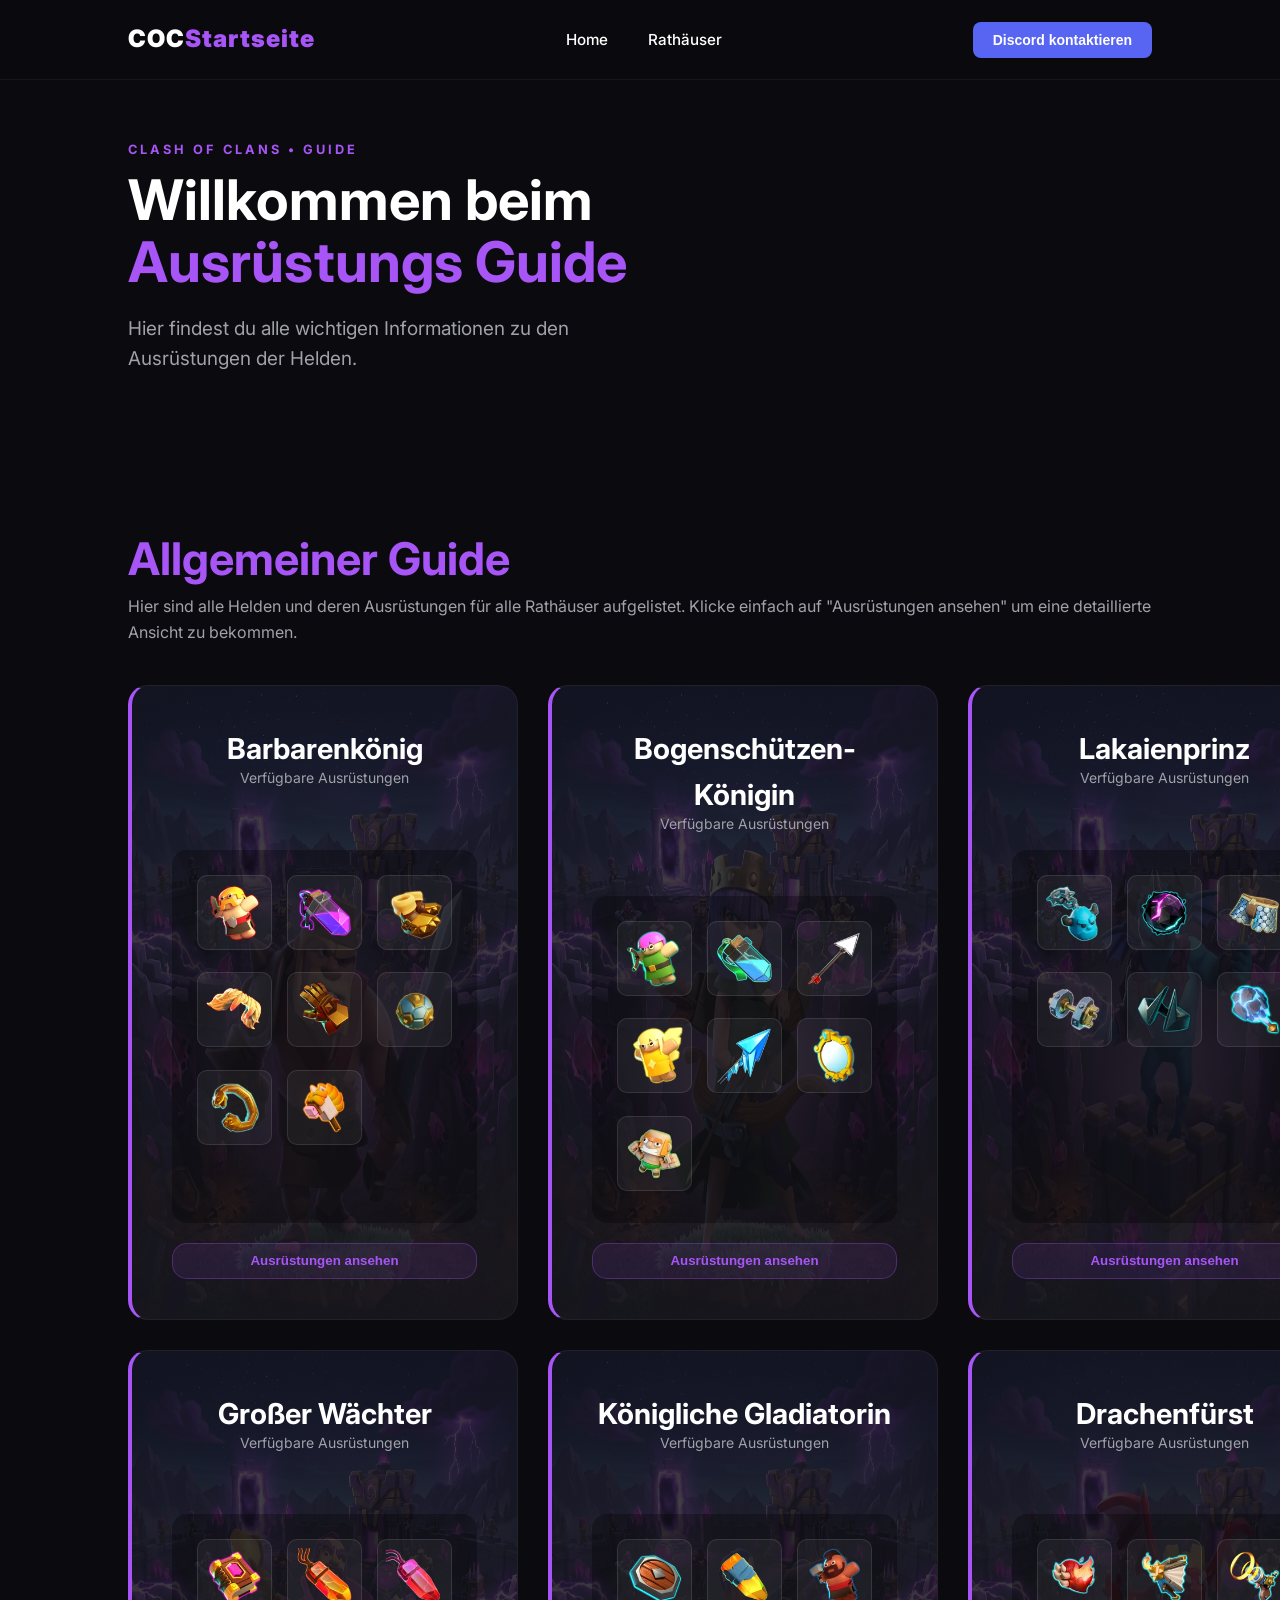
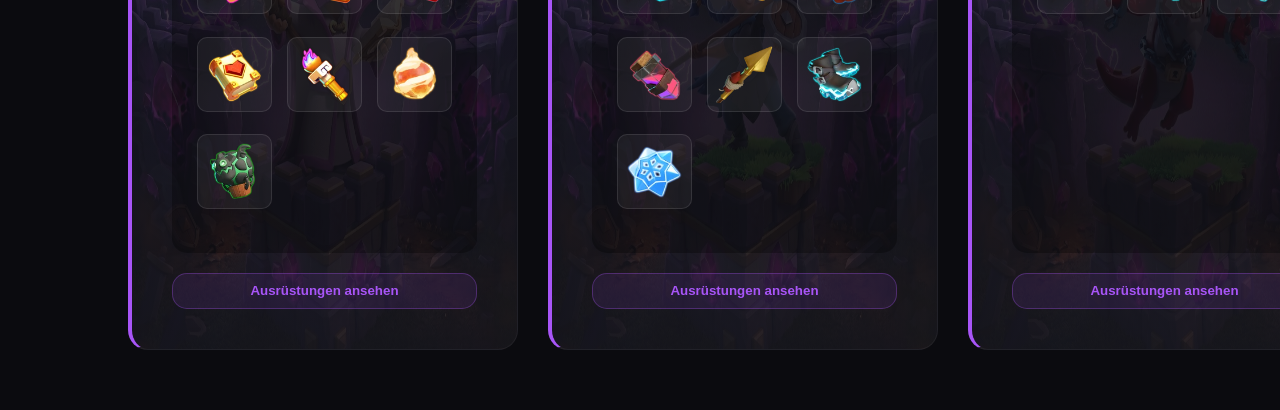
<file: index.html>
<!DOCTYPE html>
<html lang="de">
<head>
    <meta charset="UTF-8">
    <meta name="viewport" content="width=device-width, initial-scale=1.0">
    <title>CoC Ausrüstungen | Home</title>
    <link rel="stylesheet" href="style.css">
    <link href="https://fonts.googleapis.com/css2?family=Inter:wght@400;700;900&display=swap" rel="stylesheet">
</head>
<body>

    <header>
        <nav>
            <a href="index.html" class="logo-link">
                <div class="logo">COC<span>Startseite</span></div>
            </a>
            <ul>
                <li><a href="index.html">Home</a></li>
                <li><a href="pages/Rathauser/index.html">Rathäuser</a></li>
            </ul>
            <a href="https://discord.com/users/1279880896979406930" target="_blank">
                <button class="btn-discord">Discord kontaktieren</button>
            </a>
        </nav>
    </header>

    <main>
        <section class="hero">
            <div class="hero-content">
                <p class="subtitle">CLASH OF CLANS • GUIDE</p>
                <h1>Willkommen beim <br><span class="highlight">Ausrüstungs Guide</span></h1>
                <p class="description">Hier findest du alle wichtigen Informationen zu den Ausrüstungen der Helden.</p>
            </div>
        </section>

        <section class="clan-section">
            <h1>Allgemeiner Guide</h1>
            <p>Hier sind alle Helden und deren Ausrüstungen für alle Rathäuser aufgelistet. Klicke einfach auf "Ausrüstungen ansehen" um eine detaillierte Ansicht zu bekommen.</p>
            <div class="clan-grid" id="clanGrid">
                
                <!-- Karte 1 King -->
                <div class="clan-card card-1">
                    <h3>Barbarenkönig</h3>
                    <p class="clan-tag">Verfügbare Ausrüstungen</p>
                    <div class="clan-stats">
                        <div class="equip-icons">
                            <div class="tooltip-container">
                                <img src="images/King/Barbarian Puppet.png" alt="Barbarenpuppe">
                                <span class="tooltip-text">Barbarenpuppe</span>
                            </div>
                            <div class="tooltip-container">
                                <img src="images/King/Rage Vial.png" alt="Wutflasche">
                                <span class="tooltip-text">Wutflasche</span>
                            </div>
                            <div class="tooltip-container">
                                <img src="images/King/Earthquake Boots.png" alt="Erdbebenstiefel">
                                <span class="tooltip-text">Erdbebenstiefel</span>
                            </div>
                            <div class="tooltip-container">
                                <img src="images/King/Vampstache.png" alt="Vampirschnurrbart">
                                <span class="tooltip-text">Vampirschnurrbart</span>
                            </div>
                            <div class="tooltip-container">
                                <img src="images/King/Giant Gauntlet.png" alt="Riesenhandschuh">
                                <span class="tooltip-text">Riesenhandschuh</span>
                            </div>
                            <div class="tooltip-container">
                                <img src="images/King/Spiky Ball.png" alt="Stachelball">
                                <span class="tooltip-text">Stachelball</span>
                            </div>
                            <div class="tooltip-container">
                                <img src="images/King/Snake Bracelet.png" alt="Schlangenarmband">
                                <span class="tooltip-text">Schlangenarmband</span>
                            </div>
                            <div class="tooltip-container">
                                <img src="images/King/Stick Horse.png" alt="Steckenpferd">
                                <span class="tooltip-text">Steckenpferd</span>
                            </div>
                        </div>
                    </div>
                    <button class="btn-view">Ausrüstungen ansehen</button>
                </div>
                
                <!-- Karte 2 Queen -->
                <div class="clan-card card-2">
                    <h3>Bogenschützen-Königin</h3>
                    <p class="clan-tag">Verfügbare Ausrüstungen</p>
                    <div class="clan-stats">
                        <div class="equip-icons">
                            <div class="tooltip-container">
                                <img src="images/Queen/Archer Puppet.png" alt="Bogenschützinnen-Puppe">
                                <span class="tooltip-text">Bogenschützinnen-Puppe</span>
                            </div>
                            <div class="tooltip-container">
                                <img src="images/Queen/Invisibility Vial.png" alt="Unsichtbarkeitsflasche">
                                <span class="tooltip-text">Unsichtbarkeitsflasche</span>
                            </div>
                            <div class="tooltip-container">
                                <img src="images/Queen/Giant Arrow.png" alt="Riesenpfeil">
                                <span class="tooltip-text">Riesenpfeil</span>
                            </div>
                            <div class="tooltip-container">
                                <img src="images/Queen/Healer Puppet.png" alt="Heilerinnenpuppe">
                                <span class="tooltip-text">Heilerinnenpuppe</span>
                            </div>
                            <div class="tooltip-container">
                                <img src="images/Queen/Frozen Arrow.png" alt="Frostpfeil">
                                <span class="tooltip-text">Frostpfeil</span>
                            </div>
                            <div class="tooltip-container">
                                <img src="images/Queen/Magic Mirror.png" alt="Zauberspiegel">
                                <span class="tooltip-text">Zauberspiegel</span>
                            </div>
                            <div class="tooltip-container">
                                <img src="images/Queen/Action Figure.png" alt="Actionfigur">
                                <span class="tooltip-text">Actionfigur</span>
                            </div>
                        </div>
                    </div>
                    <button class="btn-view">Ausrüstungen ansehen</button>
                </div>

                <!-- Karte 3 Prinz -->
                <div class="clan-card card-3">
                    <h3>Lakaienprinz</h3>
                    <p class="clan-tag">Verfügbare Ausrüstungen</p>
                    <div class="clan-stats">
                        <div class="equip-icons">
                            <div class="tooltip-container">
                                <img src="images/Minion Prince/Henchmen Puppet.png" alt="Schergenpuppe">
                                <span class="tooltip-text">Schergenpuppe</span>
                            </div>
                            <div class="tooltip-container">
                                <img src="images/Minion Prince/Dark Orb.png" alt="Dunkle Sphäre">
                                <span class="tooltip-text">Dunkle Sphäre</span>
                            </div>
                            <div class="tooltip-container">
                                <img src="images/Minion Prince/Metal Pants.png" alt="Metallhose">
                                <span class="tooltip-text">Metallhose</span>
                            </div>
                            <div class="tooltip-container">
                                <img src="images/Minion Prince/Noble Iron.png" alt="Edelhantel">
                                <span class="tooltip-text">Edelhantel</span>
                            </div>
                            <div class="tooltip-container">
                                <img src="images/Minion Prince/Dark Crown.png" alt="Dunkle Krone">
                                <span class="tooltip-text">Dunkle Krone</span>
                            </div>
                            <div class="tooltip-container">
                                <img src="images/Minion Prince/Meteor Staff.png" alt="Meteorstab">
                                <span class="tooltip-text">Meteorstab</span>
                            </div>
                        </div>
                    </div>
                    <button class="btn-view">Ausrüstungen ansehen</button>
                </div>

                <!-- Karte 4 Warden -->
                <div class="clan-card card-4">
                    <h3>Großer Wächter</h3>
                    <p class="clan-tag">Verfügbare Ausrüstungen</p>
                    <div class="clan-stats">
                        <div class="equip-icons">
                            <div class="tooltip-container">
                                <img src="images/Warden/Eternal Tome.png" alt="Ewiger Wälzer">
                                <span class="tooltip-text">Ewiger Wälzer</span>
                            </div>
                            <div class="tooltip-container">
                                <img src="images/Warden/Life Gem.png" alt="Lebensjuwel">
                                <span class="tooltip-text">Lebensjuwel</span>
                            </div>
                            <div class="tooltip-container">
                                <img src="images/Warden/Rage Gem.png" alt="Wutjuwel">
                                <span class="tooltip-text">Wutjuwel</span>
                            </div>
                            <div class="tooltip-container">
                                <img src="images/Warden/Healing Tome.png" alt="Buch der Besserung">
                                <span class="tooltip-text">Buch der Besserung</span>
                            </div>
                            <div class="tooltip-container">
                                <img src="images/Warden/Heroic Torch.png" alt="Heroische Fackel">
                                <span class="tooltip-text">Heroische Fackel</span>
                            </div>
                            <div class="tooltip-container">
                                <img src="images/Warden/Fireball.png" alt="Feuerball">
                                <span class="tooltip-text">Feuerball</span>
                            </div>
                            <div class="tooltip-container">
                                <img src="images/Warden/Lavaloon Puppet.png" alt="Ballonhund-Puppe">
                                <span class="tooltip-text">Ballonhund-Puppe</span>
                            </div>
                        </div>
                    </div>
                    <button class="btn-view">Ausrüstungen ansehen</button>
                </div>

                <!-- Karte 5 Royal Champ -->
                <div class="clan-card card-5">
                    <h3>Königliche Gladiatorin</h3>
                    <p class="clan-tag">Verfügbare Ausrüstungen</p>
                    <div class="clan-stats">
                        <div class="equip-icons">
                            <div class="tooltip-container">
                                <img src="images/Royal Champ/Seeking Shield.png" alt="Zielsuchender Schild">
                                <span class="tooltip-text">Zielsuchender Schild</span>
                            </div>
                            <div class="tooltip-container">
                                <img src="images/Royal Champ/Royal Gem.png" alt="Königliches Juwel">
                                <span class="tooltip-text">Königliches Juwel</span>
                            </div>
                            <div class="tooltip-container">
                                <img src="images/Royal Champ/Hog Rider Puppet.png" alt="Schweinereiter-Puppe">
                                <span class="tooltip-text">Schweinereiter-Puppe</span>
                            </div>
                            <div class="tooltip-container">
                                <img src="images/Royal Champ/Haste Vial.png" alt="Tempoflasche">
                                <span class="tooltip-text">Tempoflasche</span>
                            </div>
                            <div class="tooltip-container">
                                <img src="images/Royal Champ/Rocket Spear.png" alt="Raketenspeer">
                                <span class="tooltip-text">Raketenspeer</span>
                            </div>
                            <div class="tooltip-container">
                                <img src="images/Royal Champ/Electro Boots.png" alt="Elektrostiefel">
                                <span class="tooltip-text">Elektrostiefel</span>
                            </div>
                            <div class="tooltip-container">
                                <img src="images/Royal Champ/Frost Flake.png" alt="Frostflocke">
                                <span class="tooltip-text">Frostflocke</span>
                            </div>
                        </div>
                    </div>
                    <button class="btn-view">Ausrüstungen ansehen</button>
                </div>

                <!-- Karte 6 Duke -->
                <div class="clan-card card-6">
                    <h3>Drachenfürst</h3>
                    <p class="clan-tag">Verfügbare Ausrüstungen</p>
                    <div class="clan-stats">
                        <div class="equip-icons">
                            <div class="tooltip-container">
                                <img src="images/Duke/Fire Heart.png" alt="Feuerherz">
                                <span class="tooltip-text">Feuerherz</span>
                            </div>
                            <div class="tooltip-container">
                                <img src="images/Duke/Flame Blower.png" alt="Flammengebläse">
                                <span class="tooltip-text">Flammengebläse</span>
                            </div>
                            <div class="tooltip-container">
                                <img src="images/Duke/Stun Blaster.png" alt="Betäubungs-Blaster">
                                <span class="tooltip-text">Betäubungs-Blaster</span>
                            </div>
                        </div>
                    </div>
                    <button class="btn-view">Ausrüstungen ansehen</button>
                </div>

            </div>
        </section>
    </main>

    <script src="script.js"></script>
</body>
</html>
</file>
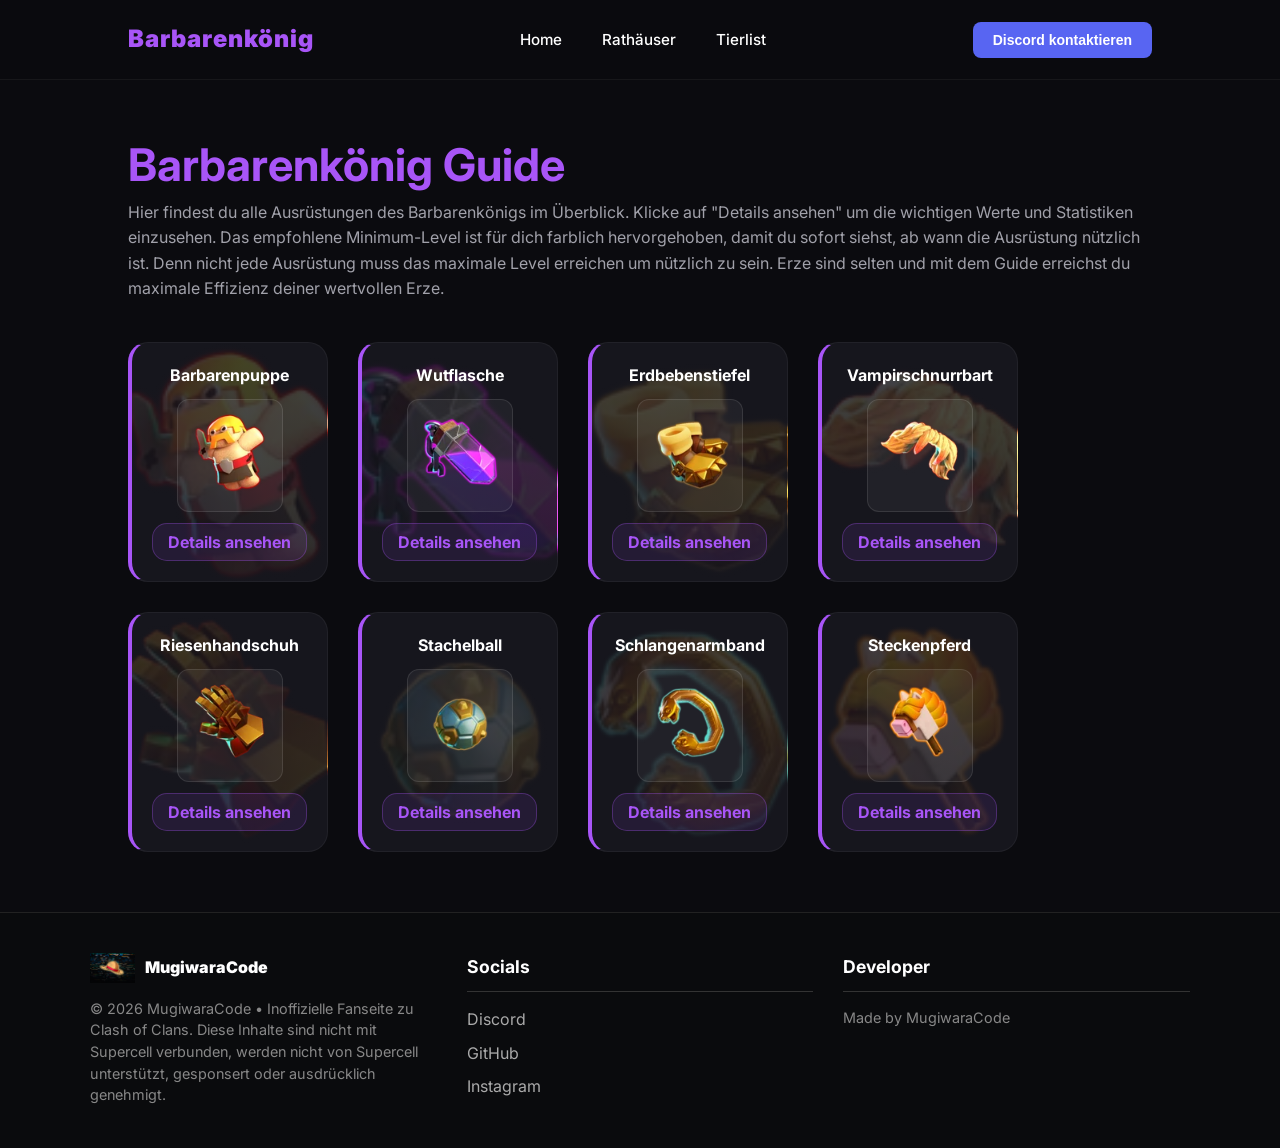
<file: pages/KingAusrustung/index.html>
<!DOCTYPE html>
<html lang="de">
<head>
    <meta charset="UTF-8">
    <meta name="viewport" content="width=device-width, initial-scale=1.0">
    <title>CoC Ausrüstungen | King</title>
    <link rel="icon" type="image/png" href="../../images/Hero EQ.png">
    <link rel="stylesheet" href="../../style.css">
    <link href="https://fonts.googleapis.com/css2?family=Inter:wght@400;700;900&display=swap" rel="stylesheet">
</head>
<body>

<header>
    <nav>
        <a href="../../index.html" class="logo-link">
            <div class="logo"><span>Barbarenkönig</span></div>
        </a>
        <ul>
            <li><a href="../../index.html">Home</a></li>
            <li><a href="../Rathauser/index.html">Rathäuser</a></li>
            <li><a href="#">Tierlist</a></li>
        </ul>
        <a href="https://discord.com/users/1279880896979406930" target="_blank">
            <button class="btn-discord">Discord kontaktieren</button>
        </a>
    </nav>
</header>

    <main>
        <section class="clan-section">
            <h1>Barbarenkönig Guide</h1>
            <p>Hier findest du alle Ausrüstungen des Barbarenkönigs im Überblick. Klicke auf "Details ansehen" um die wichtigen Werte und Statistiken einzusehen. 
                Das empfohlene Minimum-Level ist für dich farblich hervorgehoben, damit du sofort siehst, ab wann die Ausrüstung nützlich ist. Denn nicht jede Ausrüstung muss das maximale
                Level erreichen um nützlich zu sein. Erze sind selten und mit dem Guide erreichst du maximale Effizienz deiner wertvollen Erze.
            </p>
            
        <div class="singleeq-grid">
            <!-- Karte 1 Barbarenpuppe -->
            <div class="singleeq-card cardsingleeq-1">
                <h4>Barbarenpuppe</h4>
                <div class="singleeq-icons">
                    <div class="tooltipsingleeq-container">
                        <img src="../../images/King/Barbarian Puppet.png" alt="Barbarenpuppe">
                        <span class="tooltipsingleeq-text">Barbarenpuppe</span>
                    </div>
                </div>
                <a href="#" class="btn-view open-equip-modal" data-hero="barbarian_king" data-equip="barbarian_puppet">Details ansehen</a>
            </div>

            <!-- Karte 2 Wutflasche -->
            <div class="singleeq-card cardsingleeq-2">
                <h4>Wutflasche</h4>
                <div class="singleeq-icons">
                    <div class="tooltipsingleeq-container">
                        <img src="../../images/King/Rage Vial.png" alt="Wutflasche">
                        <span class="tooltipsingleeq-text">Wutflasche</span>
                    </div>
                </div>
                <a href="#" class="btn-view open-equip-modal" data-hero="barbarian_king" data-equip="rage_vial">Details ansehen</a>
            </div>

            <!-- Karte 3 Erdbebenstiefel -->
            <div class="singleeq-card cardsingleeq-3">
                <h4>Erdbebenstiefel</h4>
                <div class="singleeq-icons">
                    <div class="tooltipsingleeq-container">
                        <img src="../../images/King/Earthquake Boots.png" alt="Erdbebenstiefel">
                        <span class="tooltipsingleeq-text">Erdbebenstiefel</span>
                    </div>
                </div>
                <a href="#" class="btn-view open-equip-modal" data-hero="barbarian_king" data-equip="earthquake_boots">Details ansehen</a>
            </div>

            <!-- Karte 4 Vampirschnurrbart -->
            <div class="singleeq-card cardsingleeq-4">
                <h4>Vampirschnurrbart</h4>
                <div class="singleeq-icons">
                    <div class="tooltipsingleeq-container">
                        <img src="../../images/King/Vampstache.png" alt="Vampirschnurrbart">
                        <span class="tooltipsingleeq-text">Vampirschnurrbart</span>
                    </div>
                </div>
                <a href="#" class="btn-view open-equip-modal" data-hero="barbarian_king" data-equip="vampstache">Details ansehen</a>
            </div>

            <!-- Karte 5 Riesenhandschuh -->
            <div class="singleeq-card cardsingleeq-5">
                <h4>Riesenhandschuh</h4>
                <div class="singleeq-icons">
                    <div class="tooltipsingleeq-container">
                        <img src="../../images/King/Giant Gauntlet.png" alt="Riesenhandschuh">
                        <span class="tooltipsingleeq-text">Riesenhandschuh</span>
                    </div>
                </div>
                <a href="#" class="btn-view open-equip-modal" data-hero="barbarian_king" data-equip="giant_gauntlet">Details ansehen</a>
            </div>

            <!-- Karte 6 Stachelball -->
            <div class="singleeq-card cardsingleeq-6">
                <h4>Stachelball</h4>
                <div class="singleeq-icons">
                    <div class="tooltipsingleeq-container">
                        <img src="../../images/King/Spiky Ball.png" alt="Stachelball">
                        <span class="tooltipsingleeq-text">Stachelball</span>
                    </div>
                </div>
                <a href="#" class="btn-view open-equip-modal" data-hero="barbarian_king" data-equip="spiky_ball">Details ansehen</a>
            </div>

            <!-- Karte 7 Schlangenarmband -->
            <div class="singleeq-card cardsingleeq-7">
                <h4>Schlangenarmband</h4>
                <div class="singleeq-icons">
                    <div class="tooltipsingleeq-container">
                        <img src="../../images/King/Snake Bracelet.png" alt="Schlangenarmband">
                        <span class="tooltipsingleeq-text">Schlangenarmband</span>
                    </div>
                </div>
                <a href="#" class="btn-view open-equip-modal" data-hero="barbarian_king" data-equip="snake_bracelet">Details ansehen</a>
            </div>

            <!-- Karte 8 Steckenpferd -->
            <div class="singleeq-card cardsingleeq-8">
                <h4>Steckenpferd</h4>
                <div class="singleeq-icons">
                    <div class="tooltipsingleeq-container">
                        <img src="../../images/King/Stick Horse.png" alt="Steckenpferd">
                        <span class="tooltipsingleeq-text">Steckenpferd</span>
                    </div>
                </div>
                <a href="#" class="btn-view open-equip-modal" data-hero="barbarian_king" data-equip="stick_horse">Details ansehen</a>
            </div>
        </div>
        </section>
    </main>

    <!-- Das Modal -->
    <div id="equipmentModal" class="modal">
        <div class="modal-content">
            <span class="close-modal">&times;</span>
            <div id="modalData"></div>
        </div>
    </div>

    <!-- Footer Bereich -->
    <footer class="main-footer">
    <div class="footer-container">
        <div class="footer-section branding">
            <div class="footer-logo">
                <img src="../../images/MugiwaraCode.png" alt="Mugiwara Logo">
                <span>MugiwaraCode</span>
            </div>
            <p>© 2026 MugiwaraCode • Inoffizielle Fanseite zu Clash of Clans. Diese Inhalte sind nicht mit Supercell verbunden, werden nicht von Supercell unterstützt, 
                gesponsert oder ausdrücklich genehmigt.</p>
        </div>

        <div class="footer-section links">
            <h3>Socials</h3>
            <ul>
                <li><a href="https://discord.com/users/1279880896979406930" target="_blank">Discord</a></li>
                <li><a href="https://github.com/MugiwaraCoding" target="_blank">GitHub</a></li>
                <li><a href="#">Instagram</a></li>
            </ul>
        </div>

        <div class="footer-section developer">
            <h3>Developer</h3>
            <p>Made by MugiwaraCode</p>
        </div>
    </div>
</footer>

    <script src="../../script.js"></script>
</body>
</html>
</file>
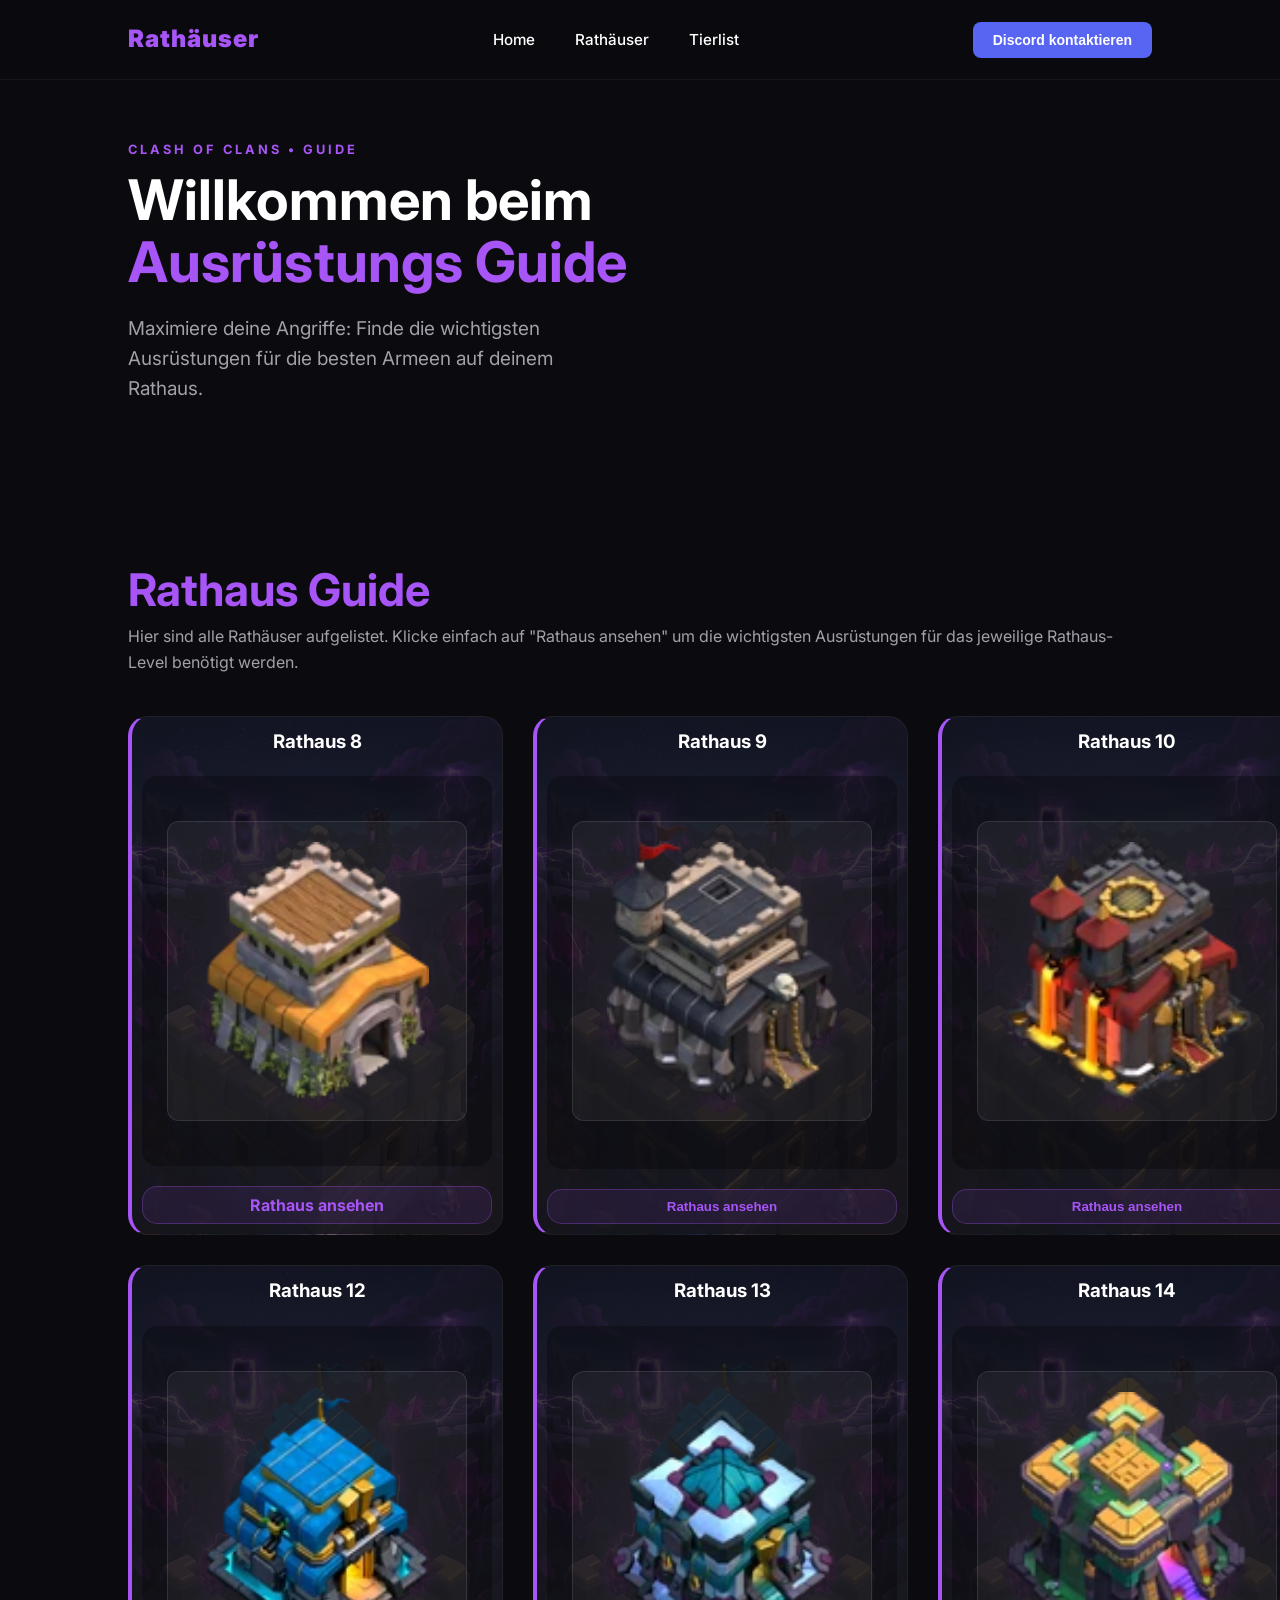
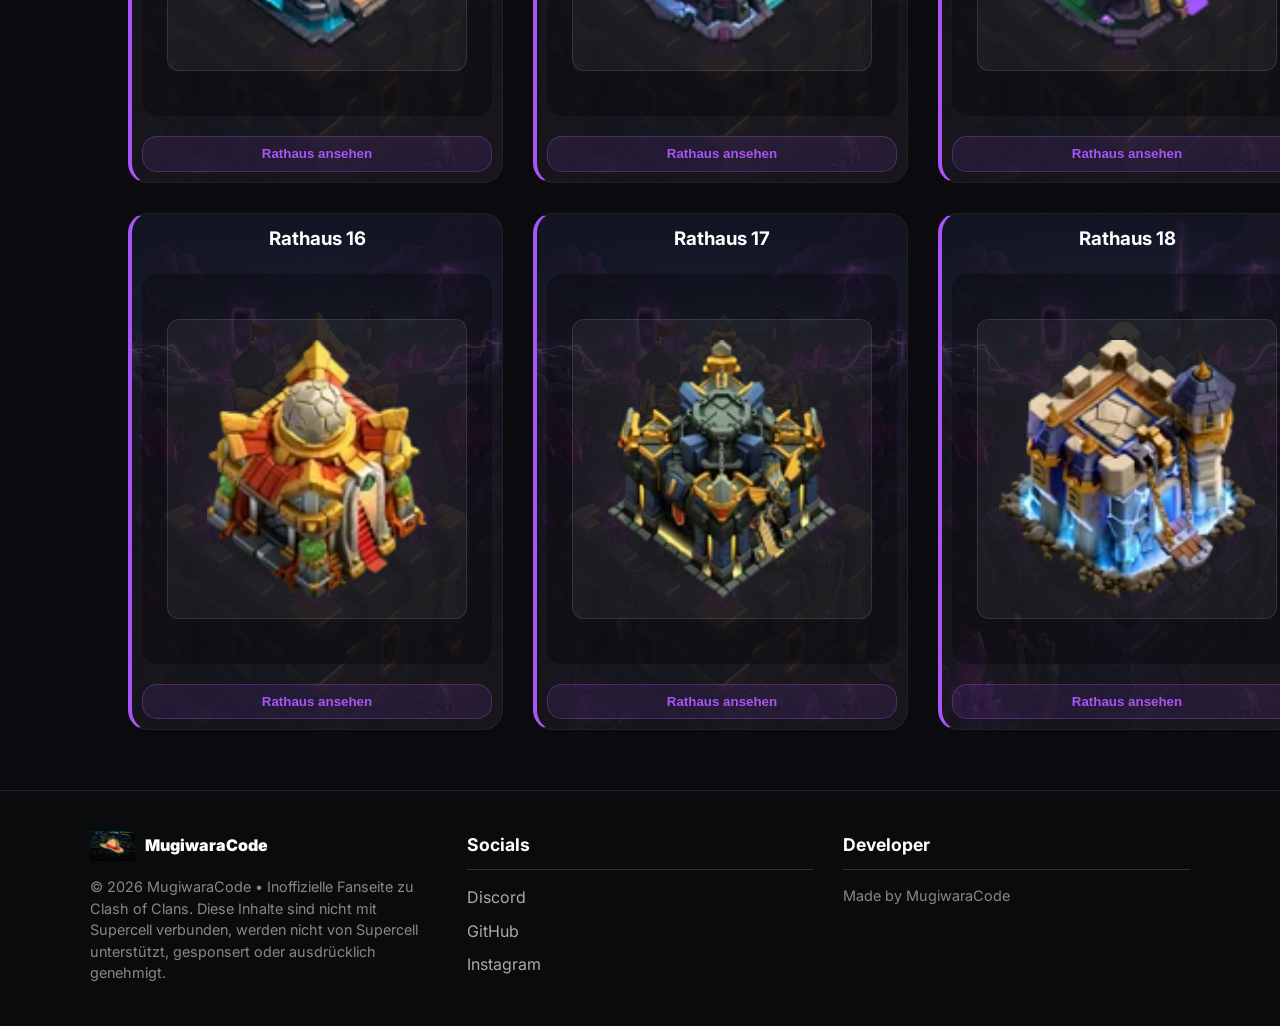
<file: pages/Rathauser/index.html>
<!DOCTYPE html>
<html lang="de">
<head>
    <meta charset="UTF-8">
    <meta name="viewport" content="width=device-width, initial-scale=1.0">
    <title>CoC Ausrüstungen | Rathäuser</title>
    <link rel="icon" type="image/png" href="../../images/Hero EQ.png">
    <link rel="stylesheet" href="../../style.css">
    <link href="https://fonts.googleapis.com/css2?family=Inter:wght@400;700;900&display=swap" rel="stylesheet">
</head>
<body>

    <header>
        <nav>
            <a href="../../index.html" class="logo-link">
                <div class="logo"><span>Rathäuser</span></div>
            </a>
            <ul>
                <li><a href="../../index.html">Home</a></li>
                <li><a href="index.html">Rathäuser</a></li>
                <li><a href="#">Tierlist</a></li>
            </ul>
            <a href="https://discord.com/users/1279880896979406930" target="_blank">
                <button class="btn-discord">Discord kontaktieren</button>
            </a>
        </nav>
    </header>

    <main>
        <section class="hero">
            <div class="hero-content">
                <p class="subtitle">CLASH OF CLANS • GUIDE</p>
                <h1>Willkommen beim <br><span class="highlight">Ausrüstungs Guide</span></h1>
                <p class="description">Maximiere deine Angriffe: Finde die wichtigsten Ausrüstungen für die besten Armeen auf deinem Rathaus.</p>
            </div>
        </section>

        <section class="clan-section">
            <h1>Rathaus Guide</h1>
            <p>Hier sind alle Rathäuser aufgelistet. Klicke einfach auf "Rathaus ansehen" um die wichtigsten Ausrüstungen für das jeweilige Rathaus-Level benötigt werden.</p>
            <div class="rathaus-grid" id="rathausGrid">
                
                <!-- Karte 1 RH-8 -->
                <div class="rathaus-card cardrh-8">
                    <h3>Rathaus 8</h3>
                    <!-- <p class="rathaus-tag">Verfügbare Ausrüstungen</p> -->
                    <div class="rathaus-stats">
                        <div class="rathaus-icons">
                            <div class="tooltiprathaus-container">
                                <img src="../../images/Rathausbilder/RH8.png" alt="RH8">
                                <span class="tooltiprathaus-text">Rathaus 8</span>
                            </div>                           
                        </div>
                    </div>
                    <a href="../../pages/Rathauser/RH8/index.html" class="btn-view">Rathaus ansehen</a>
                </div>
                
                <!-- Karte 2 RH-9 -->
                <div class="rathaus-card cardrh-9">
                    <h3>Rathaus 9</h3>
                    <!-- <p class="rathaus-tag">Verfügbare Ausrüstungen</p> -->
                    <div class="rathaus-stats">
                        <div class="rathaus-icons">
                            <div class="tooltiprathaus-container">
                                <img src="../../images/Rathausbilder/RH9.png" alt="RH9">
                                <span class="tooltiprathaus-text">Rathaus 9</span>
                            </div>                           
                        </div>
                    </div>
                    <button class="btn-view">Rathaus ansehen</button>
                </div>

                <!-- Karte 3 RH-10 -->
                <div class="rathaus-card cardrh-10">
                    <h3>Rathaus 10</h3>
                    <!-- <p class="rathaus-tag">Verfügbare Ausrüstungen</p> -->
                    <div class="rathaus-stats">
                        <div class="rathaus-icons">
                            <div class="tooltiprathaus-container">
                                <img src="../../images/Rathausbilder/RH10.png" alt="RH10">
                                <span class="tooltiprathaus-text">Rathaus 10</span>
                            </div>                           
                        </div>
                    </div>
                    <button class="btn-view">Rathaus ansehen</button>
                </div>

                <!-- Karte 4 RH-11 -->
                <div class="rathaus-card cardrh-11">
                    <h3>Rathaus 11</h3>
                    <!-- <p class="rathaus-tag">Verfügbare Ausrüstungen</p> -->
                    <div class="rathaus-stats">
                        <div class="rathaus-icons">
                            <div class="tooltiprathaus-container">
                                <img src="../../images/Rathausbilder/RH11.png" alt="RH11">
                                <span class="tooltiprathaus-text">Rathaus 11</span>
                            </div>                           
                        </div>
                    </div>
                    <button class="btn-view">Rathaus ansehen</button>
                </div>

                <!-- Karte 5 RH-12 -->
                <div class="rathaus-card cardrh-12">
                    <h3>Rathaus 12</h3>
                    <!-- <p class="rathaus-tag">Verfügbare Ausrüstungen</p> -->
                    <div class="rathaus-stats">
                        <div class="rathaus-icons">
                            <div class="tooltiprathaus-container">
                                <img src="../../images/Rathausbilder/RH12.png" alt="RH12">
                                <span class="tooltiprathaus-text">Rathaus 12</span>
                            </div>                           
                        </div>
                    </div>
                    <button class="btn-view">Rathaus ansehen</button>
                </div>

                <!-- Karte 6 RH-13 -->
                <div class="rathaus-card cardrh-12">
                    <h3>Rathaus 13</h3>
                    <!-- <p class="rathaus-tag">Verfügbare Ausrüstungen</p> -->
                    <div class="rathaus-stats">
                        <div class="rathaus-icons">
                            <div class="tooltiprathaus-container">
                                <img src="../../images/Rathausbilder/RH13.png" alt="RH13">
                                <span class="tooltiprathaus-text">Rathaus 13</span>
                            </div>                           
                        </div>
                    </div>
                    <button class="btn-view">Rathaus ansehen</button>
                </div>

                <!-- Karte 7 RH-14 -->
                <div class="rathaus-card cardrh-14">
                    <h3>Rathaus 14</h3>
                    <!-- <p class="rathaus-tag">Verfügbare Ausrüstungen</p> -->
                    <div class="rathaus-stats">
                        <div class="rathaus-icons">
                            <div class="tooltiprathaus-container">
                                <img src="../../images/Rathausbilder/RH14.png" alt="RH14">
                                <span class="tooltiprathaus-text">Rathaus 14</span>
                            </div>                           
                        </div>
                    </div>
                    <button class="btn-view">Rathaus ansehen</button>
                </div>

                <!-- Karte 8 RH-15 -->
                <div class="rathaus-card cardrh-15">
                    <h3>Rathaus 15</h3>
                    <!-- <p class="rathaus-tag">Verfügbare Ausrüstungen</p> -->
                    <div class="rathaus-stats">
                        <div class="rathaus-icons">
                            <div class="tooltiprathaus-container">
                                <img src="../../images/Rathausbilder/RH15.png" alt="RH15">
                                <span class="tooltiprathaus-text">Rathaus 15</span>
                            </div>                           
                        </div>
                    </div>
                    <button class="btn-view">Rathaus ansehen</button>
                </div>

                <!-- Karte 9 RH-16 -->
                <div class="rathaus-card cardrh-16">
                    <h3>Rathaus 16</h3>
                    <!-- <p class="rathaus-tag">Verfügbare Ausrüstungen</p> -->
                    <div class="rathaus-stats">
                        <div class="rathaus-icons">
                            <div class="tooltiprathaus-container">
                                <img src="../../images/Rathausbilder/RH16.png" alt="RH16">
                                <span class="tooltiprathaus-text">Rathaus 16</span>
                            </div>                           
                        </div>
                    </div>
                    <button class="btn-view">Rathaus ansehen</button>
                </div>

                <!-- Karte 10 RH-17 -->
                <div class="rathaus-card cardrh-17">
                    <h3>Rathaus 17</h3>
                    <!-- <p class="rathaus-tag">Verfügbare Ausrüstungen</p> -->
                    <div class="rathaus-stats">
                        <div class="rathaus-icons">
                            <div class="tooltiprathaus-container">
                                <img src="../../images/Rathausbilder/RH17.png" alt="RH17">
                                <span class="tooltiprathaus-text">Rathaus 17</span>
                            </div>                           
                        </div>
                    </div>
                    <button class="btn-view">Rathaus ansehen</button>
                </div>

                <!-- Karte 11 RH-18 -->
                <div class="rathaus-card cardrh-18">
                    <h3>Rathaus 18</h3>
                    <!-- <p class="rathaus-tag">Verfügbare Ausrüstungen</p> -->
                    <div class="rathaus-stats">
                        <div class="rathaus-icons">
                            <div class="tooltiprathaus-container">
                                <img src="../../images/Rathausbilder/RH18.png" alt="RH18">
                                <span class="tooltiprathaus-text">Rathaus 18</span>
                            </div>                           
                        </div>
                    </div>
                    <button class="btn-view">Rathaus ansehen</button>
                </div>

            </div>
        </section>
    </main>

    <!-- Footer Bereich -->
    <footer class="main-footer">
    <div class="footer-container">
        <div class="footer-section branding">
            <div class="footer-logo">
                <img src="../../images/MugiwaraCode.png" alt="Mugiwara Logo">
                <span>MugiwaraCode</span>
            </div>
            <p>© 2026 MugiwaraCode • Inoffizielle Fanseite zu Clash of Clans. Diese Inhalte sind nicht mit Supercell verbunden, werden nicht von Supercell unterstützt, 
                gesponsert oder ausdrücklich genehmigt.</p>
        </div>

        <div class="footer-section links">
            <h3>Socials</h3>
            <ul>
                <li><a href="https://discord.com/users/1279880896979406930" target="_blank">Discord</a></li>
                <li><a href="https://github.com/MugiwaraCoding" target="_blank">GitHub</a></li>
                <li><a href="#">Instagram</a></li>
            </ul>
        </div>

        <div class="footer-section developer">
            <h3>Developer</h3>
            <p>Made by MugiwaraCode</p>
        </div>
    </div>
</footer>






    <script src="../../script.js"></script>
</body>
</html>
</file>
<file: style.css>
:root {
    --bg-color: #0b0b0f;
    --card-bg: #16161d;
    --primary-color: #a855f7;
    --text-color: #ffffff;
    --text-dim: #a1a1aa;
    --discord-color: #5865F2;
    --nav-height: 80px; 
}

* {
    margin: 0;
    padding: 0;
    box-sizing: border-box;
}

body {
    font-family: 'Inter', sans-serif;
    background-color: var(--bg-color);
    color: var(--text-color);
    line-height: 1.6;
    overflow-x: hidden;
    padding-top: var(--nav-height); 
}

/* Navigation */
nav {
    display: flex;
    justify-content: space-between;
    align-items: center;
    padding: 0 10%;
    height: var(--nav-height);
    background: rgba(11, 11, 15, 0.85);
    backdrop-filter: blur(15px);
    position: fixed;
    top: 0;
    left: 0;
    width: 100%; /* Wichtig: Stellt sicher, dass die Nav die volle Breite nutzt */
    z-index: 1000;
    border-bottom: 1px solid rgba(255, 255, 255, 0.05);
}

.logo { font-weight: 900; font-size: 1.5rem; letter-spacing: 1px; }
.logo span { color: var(--primary-color); }
nav ul { display: flex; list-style: none; }
nav ul li { margin: 0 20px; }
nav ul li a { color: var(--text-color); text-decoration: none; font-size: 0.95rem; font-weight: 500; transition: color 0.3s; }
nav ul li a:hover { color: var(--primary-color); }

.logo-link {
    text-decoration: none; /* Entfernt den Unterstrich */
    color: inherit;        /* Übernimmt die weiße Farbe vom Logo-Div */
    display: inline-block; /* Sorgt dafür, dass der Link stabil sitzt */
}

/* Discord Button - Korrigiert für "Grünes Viereck" Design */
.btn-discord { 
    background-color: var(--discord-color); 
    color: white; 
    padding: 10px 20px; /* Padding für die richtige Form */
    border-radius: 8px; /* Abgerundete Ecken wie im Bild */
    border: none;
    font-weight: 600;
    font-size: 14px;
    cursor: pointer;
    transition: all 0.3s ease; 
    display: inline-block;
}

.btn-discord:hover {
    background-color: #4752c4;
    transform: translateY(-2px);
    box-shadow: 0 4px 12px rgba(88, 101, 242, 0.3);
}

.btn-discord:active {
    transform: translateY(0);
}

/* Hero Section */
.hero { display: flex; align-items: center; justify-content: space-between; padding: 60px 10% 100px 10%; gap: 40px; }
.hero-content { max-width: 600px; }
.subtitle { color: var(--primary-color); letter-spacing: 3px; font-size: 0.8rem; font-weight: 700; margin-bottom: 10px; }
h1 { font-size: 3.5rem; line-height: 1.1; margin-bottom: 20px; }
.highlight { color: var(--primary-color); }
.description { color: var(--text-dim); font-size: 19px; max-width: 500px; }

/* Clan Grid */
.clan-section { 
    padding: 60px 10%; 
}

.clan-section h1 { 
    /* margin-bottom: -10px;  */
    font-size: 45px;
    color: var(--primary-color);
}

.clan-section p {
    margin-top: -10px;      /* Schiebt den Text hoch zur Überschrift */
    margin-bottom: 40px;  /* Drückt die Cards nach unten (Dein gewünschter Abstand) */
    color: var(--text-dim); /* Optional: passt die Farbe an dein Design an */
}

.clan-grid { 
    display: grid; 
    grid-template-columns: repeat(3, 1fr); 
    gap: 30px;
}

.clan-card {
    background-color: var(--card-bg);
    padding: 40px;
    border-radius: 20px;
    text-align: center;
    border: 1px solid rgba(255, 255, 255, 0.05);
    transition: transform 0.4s ease, box-shadow 0.4s ease, border-color 0.4s ease;
    position: relative;
    display: flex;
    flex-direction: column;
    align-items: center;
    min-height: 600px;
    background-repeat: no-repeat;
    background-position: center;
    background-size: 100% 100%;
    overflow: visible; /* Wichtig für Tooltips */
}

.clan-card h3 { font-size: 1.8rem; margin-bottom: 5px; }

/* Der Hover Effekt für die Karte (springt hoch) */
.clan-card:hover { 
    transform: translateY(-10px) !important; /* !important sichert den Hover gegen JS-Animationen ab */
    box-shadow: 0 10px 30px rgba(0, 0, 0, 0.5);
    border-color: var(--primary-color);
}

/* Card Hintergrundbilder */
.card-1 { background-image: linear-gradient(rgba(22, 22, 29, 0.8), rgba(22, 22, 29, 0.9)), url('images/cocking.jpg'); border-left: 4px solid #a855f7; }
.card-2 { background-image: linear-gradient(rgba(22, 22, 29, 0.8), rgba(22, 22, 29, 0.9)), url('images/cocqueen.jpg'); border-left: 4px solid #a855f7; }
.card-3 { background-image: linear-gradient(rgba(22, 22, 29, 0.8), rgba(22, 22, 29, 0.9)), url('images/cocprinz.jpg'); border-left: 4px solid #a855f7; }
.card-4 { background-image: linear-gradient(rgba(22, 22, 29, 0.8), rgba(22, 22, 29, 0.9)), url('images/cocwarden.jpg'); border-left: 4px solid #a855f7; }
.card-5 { background-image: linear-gradient(rgba(22, 22, 29, 0.8), rgba(22, 22, 29, 0.9)), url('images/cocrchamp.jpg'); border-left: 4px solid #a855f7; }
.card-6 { background-image: linear-gradient(rgba(22, 22, 29, 0.8), rgba(22, 22, 29, 0.9)), url('images/cocduke.jpg'); border-left: 4px solid #a855f7; }

.clan-tag { color: var(--text-dim); font-size: 14px; margin-bottom: 20px; }

.clan-stats {
    background: rgba(0, 0, 0, 0.3);
    padding: 25px;
    border-radius: 15px;
    margin: 20px 0;
    width: 100%;
    display: flex;
    flex-direction: column;
    justify-content: flex-start;
    flex-grow: 1;
}

.equip-icons {
    display: grid;
    grid-template-columns: repeat(3, 75px); 
    gap: 15px; 
    margin: 0 auto; 
    justify-content: center;
}

/* Tooltip Logik */
.tooltip-container {
    position: relative;
    display: inline-block;
}

.equip-icons img {
    width: 75px;
    height: 75px;
    object-fit: contain;
    border-radius: 10px;
    background: rgba(255, 255, 255, 0.05);
    padding: 8px;
    border: 1px solid rgba(255, 255, 255, 0.1);
    transition: 0.3s;
}

.tooltip-container:hover img { 
    transform: scale(1.1); 
    border-color: var(--primary-color); 
}

.tooltip-text {
    visibility: hidden;
    background-color: #000;
    color: #fff;
    text-align: center;
    border-radius: 6px;
    padding: 5px 12px;
    position: absolute;
    z-index: 100;
    bottom: 115%; 
    left: 50%;
    transform: translateX(-50%) translateY(10px);
    opacity: 0;
    transition: opacity 0.3s, transform 0.3s;
    font-size: 12px;
    pointer-events: none;
    border: 1px solid var(--primary-color);
    box-shadow: 0 5px 15px rgba(0,0,0,0.5);
    white-space: nowrap; /* Box wächst mit dem Text mit */
    width: auto;
}

.tooltip-container:hover .tooltip-text {
    visibility: visible;
    opacity: 1;
    transform: translateX(-50%) translateY(0px);
}

/* View Button */
.btn-view { 
    /* Diese beiden Zeilen lösen dein Problem: */
    text-decoration: none;   /* Entfernt den Unterstrich */
    display: block;          /* Sorgt dafür, dass der Link die volle Breite nutzt */
    text-align: center;      /* Zentriert den Text im Button */
    
    /* Dein restlicher Code bleibt so: */
    background: rgba(168, 85, 247, 0.1); 
    color: var(--primary-color); 
    width: 100%; 
    border: 1px solid rgba(168, 85, 247, 0.3); 
    margin-top: auto; 
    padding: 10px; /* 12px Original */
    border-radius: 15px;
    cursor: pointer;
    font-weight: 700;
    transition: 0.3s;
    box-sizing: border-box; /* Verhindert, dass der Button aus der Box rutscht */
    line-height: 1;
}

/* Damit die Farbe beim Drüberfahren auch weiß wird: */
.btn-view:hover { 
    background: var(--primary-color); 
    color: white; 
    text-decoration: none; /* Nur zur Sicherheit */
}

/* Footer */

.main-footer {
    background-color: #0a0b0d; /* Dunkler Hintergrund passend zum Bild */
    color: #ffffff;
    padding: 40px 20px;
    font-family: 'Inter', sans-serif;
    border-top: 1px solid #222; /* Dezente Trennlinie oben */
}

.footer-container {
    max-width: 1100px;
    margin: 0 auto;
    display: flex;
    justify-content: space-between;
    flex-wrap: wrap; /* Wichtig für die mobile Ansicht */
    gap: 30px;
}

.footer-section {
    flex: 1;
    min-width: 250px;
}

/* Überschriften im Footer */
.footer-section h3 {
    font-size: 1.1rem;
    margin-bottom: 15px;
    border-bottom: 1px solid #333; /* Linie unter den Überschriften */
    padding-bottom: 10px;
    display: inline-block;
    width: 100%;
}

/* Logo Bereich */
.footer-logo {
    display: flex;
    align-items: center;
    gap: 10px;
    font-weight: 900;
    margin-bottom: 15px;
}

.footer-logo img {
    height: 30px;
}

/* Navigation Links */
.footer-section ul {
    list-style: none;
    padding: 0;
}

.footer-section ul li {
    margin-bottom: 8px;
}

.footer-section ul li a {
    color: #aaa;
    text-decoration: none;
    transition: color 0.3s;
}

.footer-section ul li a:hover {
    color: #fff;
}

/* Texte */
.footer-section p {
    color: #888;
    font-size: 0.9rem;
    line-height: 1.5;
}









/* RATHAUS BEREICH */
.rathaus-card {
    background-color: var(--card-bg);
    padding: 10px;
    border-radius: 20px;
    text-align: center;
    border: 1px solid rgba(255, 255, 255, 0.05);
    transition: transform 0.4s ease, box-shadow 0.4s ease, border-color 0.4s ease;
    position: relative;
    display: flex;
    flex-direction: column;
    align-items: center;
    min-height: 100px;
    background-repeat: no-repeat;
    background-position: center;
    background-size: 100% 100%;
    overflow: visible; /* Wichtig für Tooltips */
}

.rathaus-grid { 
    display: grid; 
    grid-template-columns: repeat(4, 1fr); 
    gap: 30px;
}

/* Rathaus Cards */
.cardrh-8 { background-image: linear-gradient(rgba(22, 22, 29, 0.8), rgba(22, 22, 29, 0.9)), url('images/Rathausbilder/RH8bild.jpg'); border-left: 4px solid #a855f7; }
.cardrh-9 { background-image: linear-gradient(rgba(22, 22, 29, 0.8), rgba(22, 22, 29, 0.9)), url('images/Rathausbilder/RH9bild.jpg'); border-left: 4px solid #a855f7; }
.cardrh-10 { background-image: linear-gradient(rgba(22, 22, 29, 0.8), rgba(22, 22, 29, 0.9)), url('images/Rathausbilder/RH10bild.jpg'); border-left: 4px solid #a855f7; }
.cardrh-11 { background-image: linear-gradient(rgba(22, 22, 29, 0.8), rgba(22, 22, 29, 0.9)), url('images/Rathausbilder/RH11bild.jpg'); border-left: 4px solid #a855f7; }
.cardrh-12 { background-image: linear-gradient(rgba(22, 22, 29, 0.8), rgba(22, 22, 29, 0.9)), url('images/Rathausbilder/RH12bild.jpg'); border-left: 4px solid #a855f7; }
.cardrh-13 { background-image: linear-gradient(rgba(22, 22, 29, 0.8), rgba(22, 22, 29, 0.9)), url('images/Rathausbilder/RH13bild.jpg'); border-left: 4px solid #a855f7; }
.cardrh-14 { background-image: linear-gradient(rgba(22, 22, 29, 0.8), rgba(22, 22, 29, 0.9)), url('images/Rathausbilder/RH14bild.jpg'); border-left: 4px solid #a855f7; }
.cardrh-15 { background-image: linear-gradient(rgba(22, 22, 29, 0.8), rgba(22, 22, 29, 0.9)), url('images/Rathausbilder/RH15bild.jpg'); border-left: 4px solid #a855f7; }
.cardrh-16 { background-image: linear-gradient(rgba(22, 22, 29, 0.8), rgba(22, 22, 29, 0.9)), url('images/Rathausbilder/RH16bild.jpg'); border-left: 4px solid #a855f7; }
.cardrh-17 { background-image: linear-gradient(rgba(22, 22, 29, 0.8), rgba(22, 22, 29, 0.9)), url('images/Rathausbilder/RH17bild.jpg'); border-left: 4px solid #a855f7; }
.cardrh-18 { background-image: linear-gradient(rgba(22, 22, 29, 0.8), rgba(22, 22, 29, 0.9)), url('images/Rathausbilder/RH18bild.jpg'); border-left: 4px solid #a855f7; }

.rathaus-tag { color: var(--text-dim); font-size: 14px; margin-bottom: 20px; }

.rathaus-stats {
    background: rgba(0, 0, 0, 0.3);
    padding: 25px;
    border-radius: 15px;
    margin: 20px 0;
    width: 100%;
    display: flex;
    flex-direction: column;
    justify-content: flex-start;
    flex-grow: 1;
}

.rathaus-icons {
    display: flex;
    justify-content: center; /* Zentriert die Box horizontal */
    align-items: center;     /* Zentriert die Box vertikal (falls eine Höhe gesetzt ist) */
    gap: 15px; 
    margin: 20px auto;       /* Etwas Abstand nach oben/unten */
}

.rathaus-icons img {
    width: 300px;
    height: 300px;
    object-fit: contain;     /* Sorgt dafür, dass das Bild nicht verzerrt wird */
    display: block;          /* Entfernt den kleinen Freiraum unter Bildern */
    border-radius: 12px;
    background: rgba(255, 255, 255, 0.05);
    padding: 20px;           /* Mehr Padding lässt das Bild "luftiger" mittig wirken */
    border: 1px solid rgba(255, 255, 255, 0.1);
    transition: transform 0.3s ease;
}

.rathaus-card:hover { 
    transform: translateY(-10px) !important; /* !important sichert den Hover gegen JS-Animationen ab */
    box-shadow: 0 10px 30px rgba(0, 0, 0, 0.5);
    border-color: var(--primary-color);
}

.tooltiprathaus-container {
    position: relative;
    display: inline-block;
}

.tooltiprathaus-text {
    visibility: hidden;
    background-color: #000;
    color: #fff;
    text-align: center;
    border-radius: 6px;
    padding: 5px 12px;
    position: absolute;
    z-index: 100;
    bottom: 105%; 
    left: 50%;
    transform: translateX(-50%) translateY(5px);
    opacity: 0;
    transition: opacity 0.3s, transform 0.3s;
    font-size: 12px;
    pointer-events: none;
    border: 1px solid var(--primary-color);
    box-shadow: 0 5px 15px rgba(0,0,0,0.5);
    white-space: nowrap; /* Box wächst mit dem Text mit */
    width: auto;
}

.tooltiprathaus-container:hover .tooltiprathaus-text {
    visibility: visible;
    opacity: 1;
    transform: translateX(-50%) translateY(0px);
}






/* Einzelne Ausrüstungen Cards */
.singleeq-grid { 
    display: flex; 
    flex-wrap: wrap; 
    gap: 30px;
    justify-content: flex-start; /* Ändert die Ausrichtung von center auf links */
}

.singleeq-card {
    width: 200px;       /* Hier die Breite anpassen */
    height: 240px;      /* Hier die Höhe anpassen */
    background-color: var(--card-bg);
    padding: 20px;
    border-radius: 20px;
    text-align: center;
    border: 1px solid rgba(255, 255, 255, 0.05);
    transition: transform 0.4s ease, box-shadow 0.4s ease, border-color 0.4s ease;
    position: relative;
    display: flex;
    flex-direction: column;
    justify-content: space-between; /* Verteilt Titel, Icon und Button gleichmäßig */
    align-items: center;
    
    /* Hintergrund-Einstellungen */
    background-repeat: no-repeat;
    background-position: center;
    background-size: cover; /* Sorgt dafür, dass das Hintergrundbild die Card füllt */
    overflow: visible; 
}

/* Hintergrundbilder für die spezifischen Cards */
.cardsingleeq-1 { background-image: linear-gradient(rgba(22, 22, 29, 0.8), rgba(22, 22, 29, 0.9)), url('images/King/Barbarian\ Puppet.png'); border-left: 4px solid #a855f7; }
.cardsingleeq-2 { background-image: linear-gradient(rgba(22, 22, 29, 0.8), rgba(22, 22, 29, 0.9)), url('images/King/Rage\ Vial.png'); border-left: 4px solid #a855f7; }
.cardsingleeq-3 { background-image: linear-gradient(rgba(22, 22, 29, 0.8), rgba(22, 22, 29, 0.9)), url('images/King/Earthquake\ Boots.png'); border-left: 4px solid #a855f7; }
.cardsingleeq-4 { background-image: linear-gradient(rgba(22, 22, 29, 0.8), rgba(22, 22, 29, 0.9)), url('images/King/Vampstache.png'); border-left: 4px solid #a855f7; }
.cardsingleeq-5 { background-image: linear-gradient(rgba(22, 22, 29, 0.8), rgba(22, 22, 29, 0.9)), url('images/King/Giant\ Gauntlet.png'); border-left: 4px solid #a855f7; }
.cardsingleeq-6 { background-image: linear-gradient(rgba(22, 22, 29, 0.8), rgba(22, 22, 29, 0.9)), url('images/King/Spiky\ Ball.png'); border-left: 4px solid #a855f7; }
.cardsingleeq-7 { background-image: linear-gradient(rgba(22, 22, 29, 0.8), rgba(22, 22, 29, 0.9)), url('images/King/Snake\ Bracelet.png'); border-left: 4px solid #a855f7; }
.cardsingleeq-8 { background-image: linear-gradient(rgba(22, 22, 29, 0.8), rgba(22, 22, 29, 0.9)), url('images/King/Stick\ Horse.png'); border-left: 4px solid #a855f7; }

/* Icon-Bereich */
.singleeq-icons {
    display: flex;
    justify-content: center;
    align-items: center;
    flex-grow: 1; /* Nimmt den verfügbaren Platz ein, um das Icon zu zentrieren */
}

.singleeq-icons img {
    max-height: 80px; /* Skaliert das Icon passend zur Card-Größe */
    width: auto;
}

.singleeq-card:hover { 
    transform: translateY(-10px) !important;
    box-shadow: 0 10px 30px rgba(0, 0, 0, 0.5);
    border-color: var(--primary-color);
}

.tooltipsingleeq-container {
    position: relative;
    display: inline-block;
    background: rgba(255, 255, 255, 0.05); /* Dezenter Hintergrund für die Box */
    border: 1px solid rgba(255, 255, 255, 0.1); /* Feiner Rand um das Bild */
    border-radius: 12px; /* Abgerundete Ecken der Box */
    padding: 12px; /* Abstand zwischen Bild und Box-Rand */
    transition: all 0.3s ease;
    cursor: default;
}

.tooltipsingleeq-text {
    visibility: hidden;
    background-color: #000;
    color: #fff;
    text-align: center;
    border-radius: 6px;
    padding: 5px 12px;
    position: absolute;
    z-index: 100;
    bottom: 133%; /* Abstand nach oben über die Box */
    left: 50%;
    transform: translateX(-50%) translateY(5px);
    opacity: 0;
    transition: opacity 0.3s, transform 0.3s;
    font-size: 12px;
    pointer-events: none;
    border: 1px solid var(--primary-color);
    box-shadow: 0 5px 15px rgba(0,0,0,0.5);
    white-space: nowrap;
    width: auto;
}

.tooltipsingleeq-container:hover {
    background: rgba(255, 255, 255, 0.1);
    border-color: var(--primary-color);
    transform: scale(1.05); /* Leichter Zoom-Effekt beim Hovern */
}

.tooltipsingleeq-container:hover .tooltipsingleeq-text {
    visibility: visible;
    opacity: 1;
    transform: translateX(-50%) translateY(0px);
}





























/* MODAL STYLES */
.modal {
    display: none; 
    position: fixed; 
    z-index: 2000; 
    left: 0;
    top: 0;
    width: 100%; 
    height: 100%; 
    background-color: rgba(0,0,0,0.85);
    backdrop-filter: blur(5px);
}

.modal-content {
    background-color: #1a1a1a;
    margin: 5% auto;
    padding: 20px 30px 20px 20px; 
    border: 1px solid var(--primary-color);
    width: 90%;
    max-width: 1000px;
    border-radius: 15px;
    position: relative; 
    max-height: 85vh;
    overflow: visible; 
}

/* Container für die Scroll-Daten (Tabelle), damit das X nicht mit-scrolled */
#modalData {
    max-height: calc(85vh - 40px);
    overflow-y: auto;
    padding-right: 15px; 
}

.close-modal {
    position: absolute; 
    /* Positioniert das X AUSSERHALB (rechts oben) */
    top: -40px; 
    right: -40px;
    
    color: #fff; 
    font-size: 40px; /* Etwas größer für bessere Sichtbarkeit */
    font-weight: bold;
    cursor: pointer;
    z-index: 2100; 
    transition: transform 0.2s, color 0.2s;
    line-height: 1;
}

.close-modal:hover {
    color: var(--primary-color);
    transform: scale(1.2); 
}

/* Mobile Korrektur: Auf kleinen Bildschirmen das X wieder reinholen, damit es nicht vom Rand verschwindet */
@media (max-width: 1100px) {
    .close-modal {
        top: -35px;
        right: 0px;
    }
}

/* TABELLEN DESIGN (DEIN ORIGINAL) */
.equip-table {
    width: 100%;
    border-collapse: collapse;
    margin-top: 20px;
    font-size: 14px;
    color: #fff;
    background-color: #111;
}

.equip-table th {
    background-color: #222;
    color: var(--text-dim);
    font-weight: 700;
    padding: 12px;
    border: 1px solid #333;
    text-transform: uppercase;
    font-size: 11px;
}

.equip-table td {
    padding: 10px;
    text-align: center;
    border: 1px solid #333;
}

.equip-table tr:nth-child(even) {
    background-color: #16161d;
}

.equip-table tr:hover {
    background-color: rgba(168, 85, 247, 0.1);
}

.modal-header-info {
    display: flex;
    align-items: center;
    justify-content: center; /* Ändert die Ausrichtung von space-between auf mittig */
    gap: 20px;
    background: #df821d; /* Dein Orange */
    padding: 15px;
    border-radius: 10px 10px 0 0;
    color: #000;
    font-weight: 900;
    position: relative; /* Falls du später doch wieder Icons darin positionieren willst */
}

.modal-header-info h2 {
    margin: 0;
    text-align: center;
    flex-grow: 1; /* Lässt die Überschrift den verfügbaren Platz einnehmen */
}

/* Klasse für die hervorgehobene Zeile */
.row-highlight {
    background-color: rgba(223, 130, 29, 0.3) !important; /* Dein Orange, aber transparent */
    border: 2px solid #df821d !important;
    font-weight: bold;
}




























/* --- Bereich für alle Responsive Anpassungen --- */

/* 1. Große Tablets / Kleine Monitore */
@media (max-width: 1100px) { 
    .clan-grid { 
        grid-template-columns: repeat(2, 1fr); 
    } 
    .close-modal {
        top: -35px;
        right: 0px;
    }
}

/* 2. Standard Tablets / Große Handys */
@media (max-width: 768px) {
    .equip-table { 
        font-size: 10px; 
    }
    .equip-table th, 
    .equip-table td { 
        padding: 5px; 
    }
}

/* 3. Handys */
@media (max-width: 700px) { 
    .clan-grid { 
        grid-template-columns: 1fr; 
    } 
}
</file>
